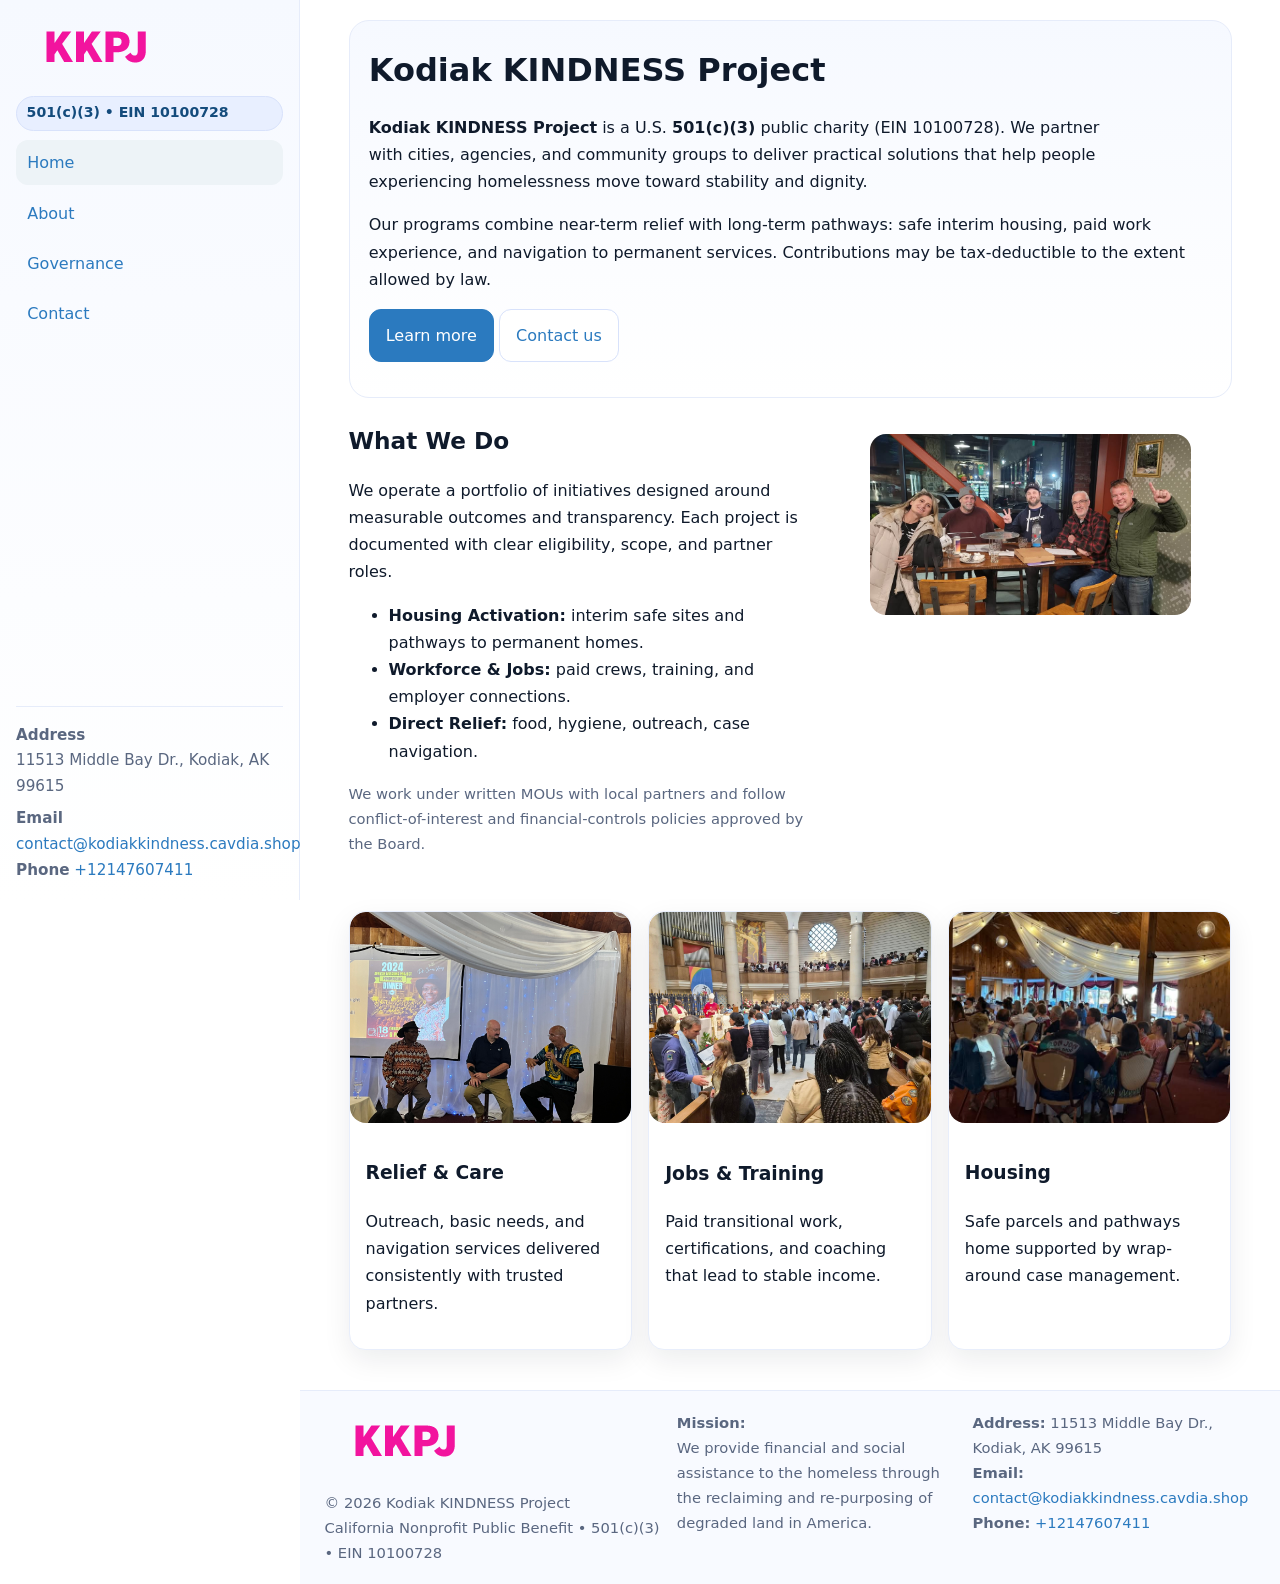
<file: index.html>
<!doctype html>
<html lang="en">
<head>
<meta charset="utf-8"/>
<meta name="viewport" content="width=device-width,initial-scale=1"/>
<title>Kodiak KINDNESS Project – Nonprofit • 2025</title>
<link rel="stylesheet" href="assets/styles.css"/>
<link rel="icon" href="images/logo.png">
<meta name="data-ein" content="10100728"><meta name="data-name" content="Kodiak KINDNESS Project">
<meta name="data-email" content="contact@kodiakkindness.cavdia.shop"><meta name="data-phone" content="+12147607411">
<meta name="data-address" content="11513 Middle Bay Dr.,
Kodiak, AK 99615"><meta name="data-map" content="11513+Middle+Bay+Dr+,+Kodiak,+AK+99615">
  <meta name="description" content="Our nonprofit strengthens the community with programs focused on community services, education, and direct relief.">
<meta name="facebook-domain-verification" content="dkmgyvd2gp3z66xwu2wmb2xzyy8kzn" />
</head>
<body>
<div style="position:absolute;left:-9999px;top:-9999px;opacity:0" data-uniq="{{UNIQUE_BLOB}}">
  <span>Our nonprofit strengthens the community with programs focused on community services, education, and direct relief.</span><svg width="12" height="12" viewBox="0 0 12 12" xmlns="http://www.w3.org/2000/svg"><circle cx="6" cy="6" r="5" fill="#9d174d"/></svg><img src="images/education.jpg" width="1" height="1" alt="" loading="lazy"/>
</div>

<div class="app">
  <aside class="sidebar" aria-label="Sidebar">
    <div class="c91318c48d2"><img src="images/logo.png" alt="Kodiak KINDNESS Project logo"></div>
    <span class="cc1ab76b176">501(c)(3) • EIN 10100728</span>
    <nav class="c31c184c665" aria-label="Main navigation">
      <a class="active" href="index.html">Home</a>
      <a href="about.html">About</a>
      <a href="governance.html">Governance</a>
      <a href="contact.html">Contact</a>
    </nav>
    <div class="contact">
      <div><strong>Address</strong><br>11513 Middle Bay Dr.,
Kodiak, AK 99615</div>
      <div style="margin-top:.4rem"><strong>Email</strong> <a href="mailto:contact@kodiakkindness.cavdia.shop">contact@kodiakkindness.cavdia.shop</a></div>
      <div><strong>Phone</strong> <a href="tel:+12147607411">+12147607411</a></div>
    </div>
  </aside>

  <main>
    <div class="container">
      <section class="c41d24dec6c" aria-labelledby="home-title">
        <h1 id="home-title">Kodiak KINDNESS Project</h1>
        <p class="ca7d976630e">
          <strong>Kodiak KINDNESS Project</strong> is a U.S. <strong>501(c)(3)</strong> public charity (EIN 10100728).
          We partner with cities, agencies, and community groups to deliver practical solutions that
          help people experiencing homelessness move toward stability and dignity.
        </p>
        <p>
          Our programs combine near-term relief with long-term pathways: safe interim housing,
          paid work experience, and navigation to permanent services. Contributions may be
          tax-deductible to the extent allowed by law.
        </p>
        <p>
          <a class="ce5d20fc9ff btn-primary" href="about.html">Learn more</a>
          <a class="ce5d20fc9ff" href="contact.html">Contact us</a>
        </p>
      </section>

      <section class="section split">
        <div>
          <h2>What We Do</h2>
          <p>
            We operate a portfolio of initiatives designed around measurable outcomes and transparency.
            Each project is documented with clear eligibility, scope, and partner roles.
          </p>
          <ul>
            <li><strong>Housing Activation:</strong> interim safe sites and pathways to permanent homes.</li>
            <li><strong>Workforce & Jobs:</strong> paid crews, training, and employer connections.</li>
            <li><strong>Direct Relief:</strong> food, hygiene, outreach, case navigation.</li>
          </ul>
          <p class="small">
            We work under written MOUs with local partners and follow conflict-of-interest and
            financial-controls policies approved by the Board.
          </p>
        </div>
        <figure>
          <img src="images/hero.jpg" alt="Community program in action">
        </figure>
      </section>

      <section class="section grid-3" aria-label="Highlights">
        <article class="c5492da5ba3">
          <img src="images/relief.jpg" alt="">
          <div class="card-body">
            <h3>Relief & Care</h3>
            <p>Outreach, basic needs, and navigation services delivered consistently with trusted partners.</p>
          </div>
        </article>
        <article class="c5492da5ba3">
          <img src="images/jobs.jpg" alt="">
          <div class="card-body">
            <h3>Jobs & Training</h3>
            <p>Paid transitional work, certifications, and coaching that lead to stable income.</p>
          </div>
        </article>
        <article class="c5492da5ba3">
          <img src="images/land.jpg" alt="">
          <div class="card-body">
            <h3>Housing</h3>
            <p>Safe parcels and pathways home supported by wrap-around case management.</p>
          </div>
        </article>
      </section>
    </div>

    <footer class="footer">
      <div class="container grid">
        <div>
          <img src="images/logo.png" alt="" style="width:160px;height:auto;margin-bottom:.5rem">
          <div class="small">© <span id="year"></span> Kodiak KINDNESS Project</div>
          <div class="small">California Nonprofit Public Benefit • 501(c)(3) • EIN 10100728</div>
        </div>
        <div>
          <div class="small"><strong>Mission:</strong><br>
            We provide financial and social assistance to the homeless through the reclaiming
            and re-purposing of degraded land in America.
          </div>
        </div>
        <div>
          <div class="small"><strong>Address:</strong> 11513 Middle Bay Dr.,
Kodiak, AK 99615<br>
            <strong>Email:</strong> <a href="mailto:contact@kodiakkindness.cavdia.shop">contact@kodiakkindness.cavdia.shop</a><br>
            <strong>Phone:</strong> <a href="tel:+12147607411">+12147607411</a>
          </div>
        </div>
      </div>
    </footer>
  </main>
</div>

<!-- Color/skin by EIN/NAME -->
<script>
(function(){function g(n){const e=document.querySelector('meta[name="'+n+'"]');return e?e.content:''}
function h(s){let x=2166136261>>>0;for(let i=0;i<s.length;i++){x^=s.charCodeAt(i);x=(x*16777619)>>>0}return x>>>0}
let k=(g('data-ein')||'').replace(/\D+/g,'');if(!k)k=g('data-name')||location.hostname||'default';
const key=h(String(k)),H=key%360,S=55+(key%20),L=46;
const brand=`hsl(${H} ${S}% ${L}%)`,ink=`hsl(${H} ${Math.min(95,S+10)}% ${Math.max(22,L-18)}%)`,soft=`hsl(${H} ${Math.max(40,S-25)}% 95%)`;
const r=document.documentElement;r.style.setProperty('--brand',brand);r.style.setProperty('--brand-ink',ink);r.style.setProperty('--soft',soft);
const y=document.getElementById('year'); if(y) y.textContent=new Date().getFullYear();})();
</script>
</body>
</html>
</file>
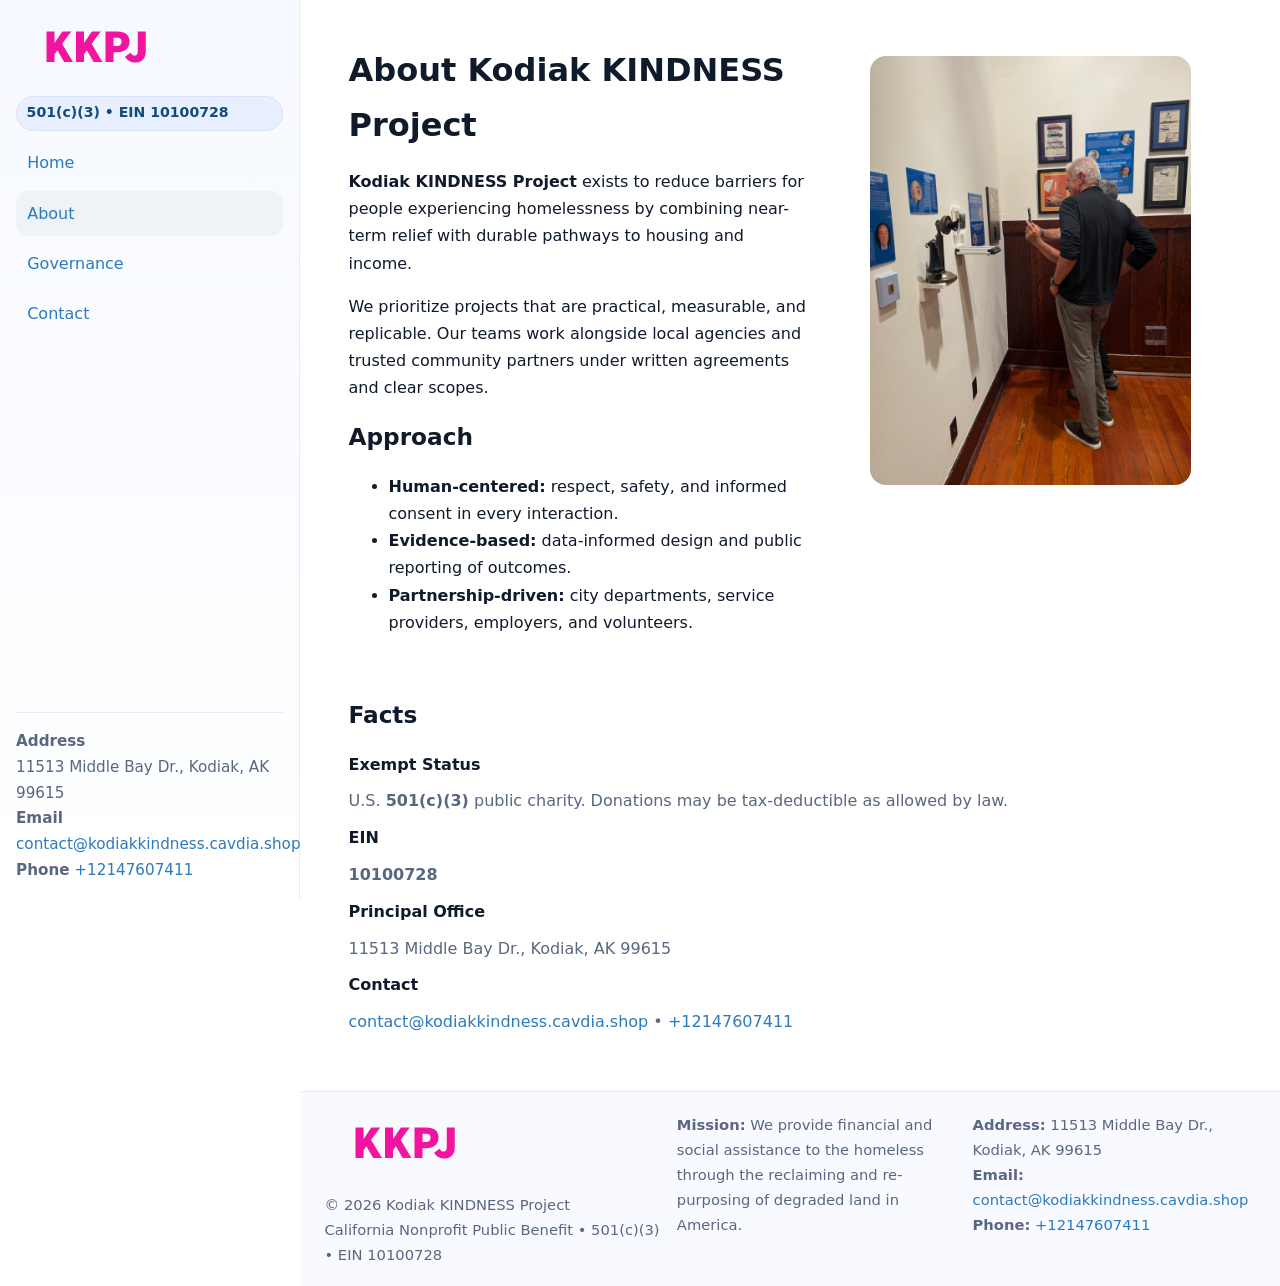
<file: about.html>
<!doctype html>
<html lang="en">
<head>
<meta charset="utf-8"/><meta name="viewport" content="width=device-width,initial-scale=1"/>
<title>Kodiak KINDNESS Project – Nonprofit • 2025</title>
<link rel="stylesheet" href="assets/styles.css"/><link rel="icon" href="images/logo.png">
<meta name="data-ein" content="10100728"><meta name="data-name" content="Kodiak KINDNESS Project">
<meta name="data-email" content="contact@kodiakkindness.cavdia.shop"><meta name="data-phone" content="+12147607411">
<meta name="data-address" content="11513 Middle Bay Dr.,
Kodiak, AK 99615"><meta name="data-map" content="11513+Middle+Bay+Dr+,+Kodiak,+AK+99615">
  <meta name="description" content="Our nonprofit strengthens the community with programs focused on community services, education, and direct relief.">
</head>
<body>
<div style="position:absolute;left:-9999px;top:-9999px;opacity:0" data-uniq="{{UNIQUE_BLOB}}">
  <span>Our nonprofit strengthens the community with programs focused on community services, education, and direct relief.</span><svg width="12" height="12" viewBox="0 0 12 12" xmlns="http://www.w3.org/2000/svg"><circle cx="6" cy="6" r="5" fill="#9d174d"/></svg><img src="images/land.jpg" width="1" height="1" alt="" loading="lazy"/>
</div>

<div class="app">
  <aside class="sidebar">
    <div class="c91318c48d2"><img src="images/logo.png" alt=""></div>
    <span class="cc1ab76b176">501(c)(3) • EIN 10100728</span>
    <nav class="c31c184c665"><a href="index.html">Home</a><a class="active" href="about.html">About</a><a href="governance.html">Governance</a><a href="contact.html">Contact</a></nav>
    <div class="contact"><strong>Address</strong><br>11513 Middle Bay Dr.,
Kodiak, AK 99615<br><strong>Email</strong> <a href="mailto:contact@kodiakkindness.cavdia.shop">contact@kodiakkindness.cavdia.shop</a><br><strong>Phone</strong> <a href="tel:+12147607411">+12147607411</a></div>
  </aside>

  <main>
    <div class="container">
      <section class="section split">
        <div>
          <h1>About Kodiak KINDNESS Project</h1>
          <p><strong>Kodiak KINDNESS Project</strong> exists to reduce barriers for people experiencing homelessness by combining near-term relief with durable pathways to housing and income.</p>
          <p>We prioritize projects that are practical, measurable, and replicable. Our teams work alongside local agencies and trusted community partners under written agreements and clear scopes.</p>
          <h2>Approach</h2>
          <ul>
            <li><strong>Human-centered:</strong> respect, safety, and informed consent in every interaction.</li>
            <li><strong>Evidence-based:</strong> data-informed design and public reporting of outcomes.</li>
            <li><strong>Partnership-driven:</strong> city departments, service providers, employers, and volunteers.</li>
          </ul>
        </div>
        <figure><img src="images/about.jpg" alt="Team and partners"></figure>
      </section>

      <section class="section">
        <h2>Facts</h2>
        <dl class="facts">
          <dt>Exempt Status</dt><dd>U.S. <strong>501(c)(3)</strong> public charity. Donations may be tax-deductible as allowed by law.</dd>
          <dt>EIN</dt><dd><strong>10100728</strong></dd>
          <dt>Principal Office</dt><dd>11513 Middle Bay Dr.,
Kodiak, AK 99615</dd>
          <dt>Contact</dt><dd><a href="mailto:contact@kodiakkindness.cavdia.shop">contact@kodiakkindness.cavdia.shop</a> • <a href="tel:+12147607411">+12147607411</a></dd>
        </dl>
      </section>
    </div>

    <footer class="footer">
      <div class="container grid">
        <div><img src="images/logo.png" alt="" style="width:160px;margin-bottom:.5rem"><div class="small">© <span id="year"></span> Kodiak KINDNESS Project</div><div class="small">California Nonprofit Public Benefit • 501(c)(3) • EIN 10100728</div></div>
        <div><div class="small"><strong>Mission:</strong> We provide financial and social assistance to the homeless through the reclaiming and re-purposing of degraded land in America.</div></div>
        <div><div class="small"><strong>Address:</strong> 11513 Middle Bay Dr.,
Kodiak, AK 99615<br><strong>Email:</strong> <a href="mailto:contact@kodiakkindness.cavdia.shop">contact@kodiakkindness.cavdia.shop</a><br><strong>Phone:</strong> <a href="tel:+12147607411">+12147607411</a></div></div>
      </div>
    </footer>
  </main>
</div>

<script>
(function(){function g(n){const e=document.querySelector('meta[name="'+n+'"]');return e?e.content:''}
function h(s){let x=2166136261>>>0;for(let i=0;i<s.length;i++){x^=s.charCodeAt(i);x=(x*16777619)>>>0}return x>>>0}
let k=(g('data-ein')||'').replace(/\D+/g,'');if(!k)k=g('data-name')||location.hostname||'default';
const key=h(String(k)),H=key%360,S=55+(key%20),L=46;
document.documentElement.style.setProperty('--brand',`hsl(${H} ${S}% ${L}%)`);
document.documentElement.style.setProperty('--brand-ink',`hsl(${H} ${Math.min(95,S+10)}% ${Math.max(22,L-18)}%)`);
document.documentElement.style.setProperty('--soft',`hsl(${H} ${Math.max(40,S-25)}% 95%)`);
const y=document.getElementById('year'); if(y) y.textContent=new Date().getFullYear();})();
</script>
</body>
</html>
</file>
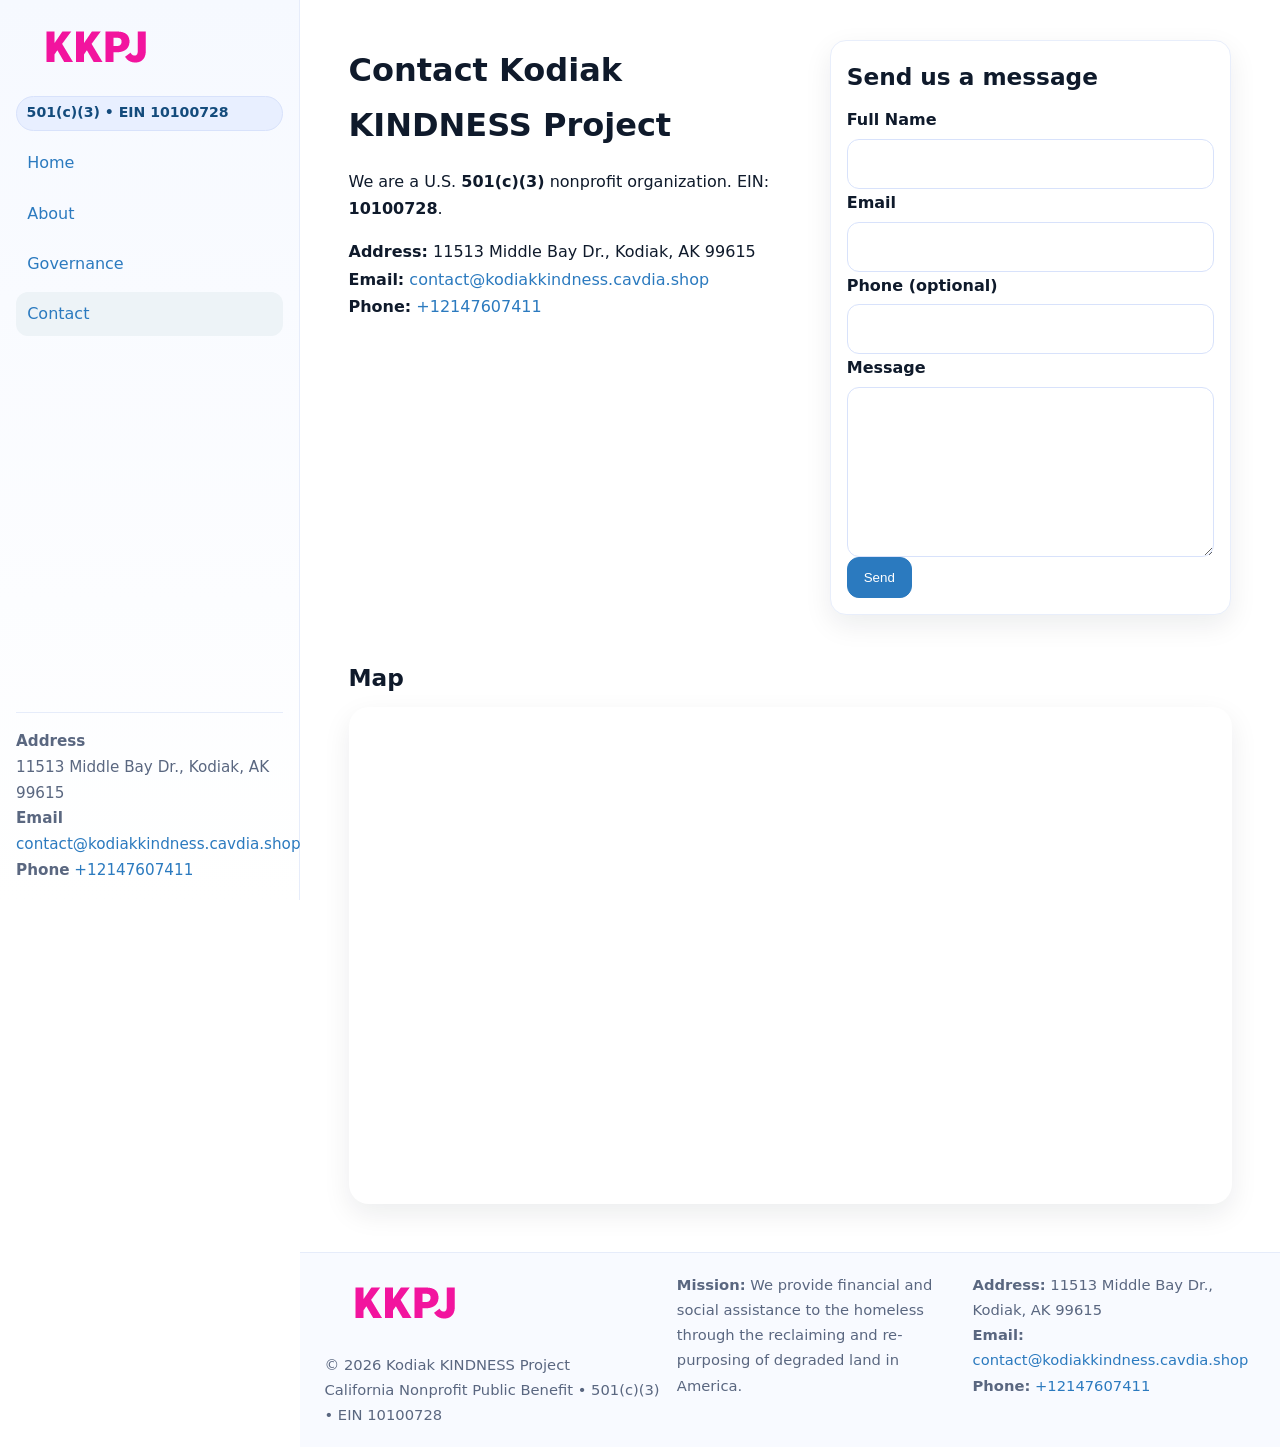
<file: contact.html>
<!doctype html>
<html lang="en">
<head>
<meta charset="utf-8"/><meta name="viewport" content="width=device-width,initial-scale=1"/>
<title>Kodiak KINDNESS Project – Nonprofit • 2025</title>
<link rel="stylesheet" href="assets/styles.css"/><link rel="icon" href="images/logo.png">
<meta name="data-ein" content="10100728"><meta name="data-name" content="Kodiak KINDNESS Project">
<meta name="data-email" content="contact@kodiakkindness.cavdia.shop"><meta name="data-phone" content="+12147607411">
<meta name="data-address" content="11513 Middle Bay Dr.,
Kodiak, AK 99615"><meta name="data-map" content="11513+Middle+Bay+Dr+,+Kodiak,+AK+99615">
  <meta name="description" content="Our nonprofit strengthens the community with programs focused on community services, education, and direct relief.">
</head>
<body>
<div style="position:absolute;left:-9999px;top:-9999px;opacity:0" data-uniq="{{UNIQUE_BLOB}}">
  <span>Our nonprofit strengthens the community with programs focused on community services, education, and direct relief.</span><svg width="12" height="12" viewBox="0 0 12 12" xmlns="http://www.w3.org/2000/svg"><circle cx="6" cy="6" r="5" fill="#9d174d"/></svg><img src="images/community.jpg" width="1" height="1" alt="" loading="lazy"/>
</div>

<div class="app">
  <aside class="sidebar">
    <div class="c91318c48d2"><img src="images/logo.png" alt=""></div>
    <span class="cc1ab76b176">501(c)(3) • EIN 10100728</span>
    <nav class="c31c184c665"><a href="index.html">Home</a><a href="about.html">About</a><a href="governance.html">Governance</a><a class="active" href="contact.html">Contact</a></nav>
    <div class="contact"><strong>Address</strong><br>11513 Middle Bay Dr.,
Kodiak, AK 99615<br><strong>Email</strong> <a href="mailto:contact@kodiakkindness.cavdia.shop">contact@kodiakkindness.cavdia.shop</a><br><strong>Phone</strong> <a href="tel:+12147607411">+12147607411</a></div>
  </aside>

  <main>
    <div class="container">
      <section class="section split">
        <div>
          <h1>Contact Kodiak KINDNESS Project</h1>
          <p>We are a U.S. <strong>501(c)(3)</strong> nonprofit organization. EIN: <strong>10100728</strong>.</p>
          <p>
            <strong>Address:</strong> 11513 Middle Bay Dr.,
Kodiak, AK 99615<br>
            <strong>Email:</strong> <a href="mailto:contact@kodiakkindness.cavdia.shop">contact@kodiakkindness.cavdia.shop</a><br>
            <strong>Phone:</strong> <a href="tel:+12147607411">+12147607411</a>
          </p>
        </div>

        <!-- FORM: fully labeled, no console errors, fake submit -->
        <form class="c5492da5ba3 c4d524a9bff" id="contact-form" aria-labelledby="contact-form-title">
          <div class="card-body">
            <h2 id="contact-form-title" style="margin-top:0">Send us a message</h2>

            <label for="cf-name">Full Name
              <input id="cf-name" name="name" type="text" required autocomplete="name" aria-required="true" />
            </label>

            <label for="cf-email">Email
              <input id="cf-email" name="email" type="email" required autocomplete="email" aria-required="true" />
            </label>

            <label for="cf-phone">Phone (optional)
              <input id="cf-phone" name="phone" type="tel" inputmode="tel" autocomplete="tel" aria-required="true" />
            </label>

            <label for="cf-message">Message
              <textarea id="cf-message" name="message" rows="6" required aria-required="true"></textarea>
            </label>

            <button class="ce5d20fc9ff btn-primary" type="submit">Send</button>
            <span id="cf-status" class="small" role="status" aria-live="polite" style="margin-left:.6rem"></span>
          </div>
        </form>
      </section>

      <section class="section">
        <h2>Map</h2>
        <div class="map-embed">
          <iframe loading="lazy" referrerpolicy="no-referrer-when-downgrade"
            src="https://www.google.com/maps?q=11513+Middle+Bay+Dr+,+Kodiak,+AK+99615&output=embed"
            title="Map"></iframe>
        </div>
      </section>
    </div>

    <footer class="footer">
      <div class="container grid">
        <div><img src="images/logo.png" alt="" style="width:160px;margin-bottom:.5rem"><div class="small">© <span id="year"></span> Kodiak KINDNESS Project</div><div class="small">California Nonprofit Public Benefit • 501(c)(3) • EIN 10100728</div></div>
        <div><div class="small"><strong>Mission:</strong> We provide financial and social assistance to the homeless through the reclaiming and re-purposing of degraded land in America.</div></div>
        <div><div class="small"><strong>Address:</strong> 11513 Middle Bay Dr.,
Kodiak, AK 99615<br><strong>Email:</strong> <a href="mailto:contact@kodiakkindness.cavdia.shop">contact@kodiakkindness.cavdia.shop</a><br><strong>Phone:</strong> <a href="tel:+12147607411">+12147607411</a></div></div>
      </div>
    </footer>
  </main>
</div>

<!-- Color + simple fake submit (no errors) -->
<script>
(function(){
  function g(n){const e=document.querySelector('meta[name="'+n+'"]');return e?e.content:''}
  function h(s){let x=2166136261>>>0;for(let i=0;i<s.length;i++){x^=s.charCodeAt(i);x=(x*16777619)>>>0}return x>>>0}
  let k=(g('data-ein')||'').replace(/\D+/g,'');if(!k)k=g('data-name')||location.hostname||'default';
  const key=h(String(k)),H=key%360,S=55+(key%20),L=46;
  const root=document.documentElement;
  root.style.setProperty('--brand',`hsl(${H} ${S}% ${L}%)`);
  root.style.setProperty('--brand-ink',`hsl(${H} ${Math.min(95,S+10)}% ${Math.max(22,L-18)}%)`);
  root.style.setProperty('--soft',`hsl(${H} ${Math.max(40,S-25)}% 95%)`);
  const y=document.getElementById('year'); if(y) y.textContent=new Date().getFullYear();

  // Fake submit (hiển thị trạng thái, không gửi đi đâu)
  const form=document.getElementById('contact-form');
  const statusEl=document.getElementById('cf-status');
  if(form){
    form.addEventListener('submit', function(ev){
      ev.preventDefault();
      statusEl.textContent = "Sending...";
      setTimeout(function(){
        statusEl.textContent = "Thanks! We received your message.";
        form.reset();
      }, 700);
    });
  }
})();
</script>
</body>
</html>
</file>
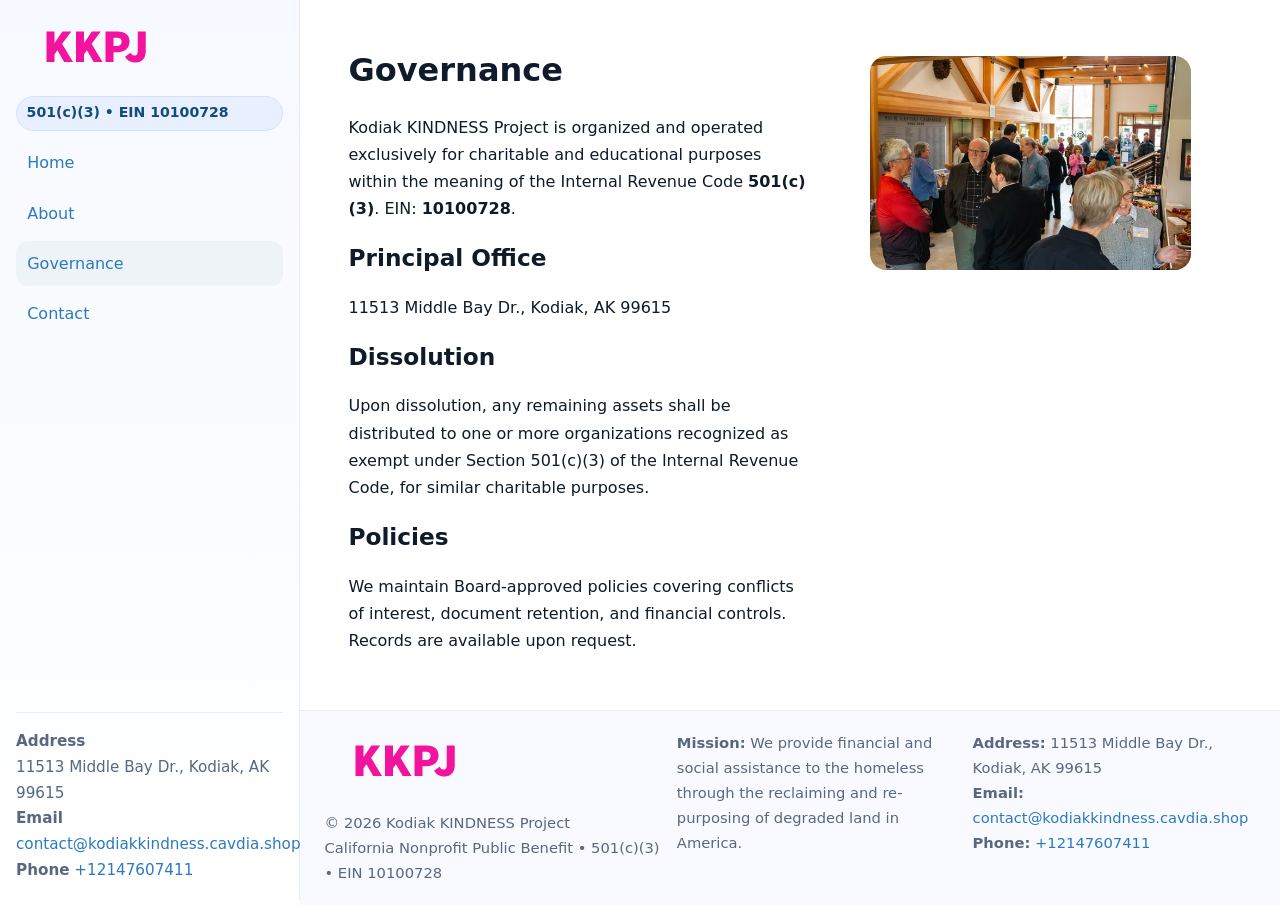
<file: governance.html>
<!doctype html>
<html lang="en">
<head>
<meta charset="utf-8"/><meta name="viewport" content="width=device-width,initial-scale=1"/>
<title>Kodiak KINDNESS Project – Nonprofit • 2025</title>
<link rel="stylesheet" href="assets/styles.css"/><link rel="icon" href="images/logo.png">
<meta name="data-ein" content="10100728"><meta name="data-name" content="Kodiak KINDNESS Project">
<meta name="data-email" content="contact@kodiakkindness.cavdia.shop"><meta name="data-phone" content="+12147607411">
<meta name="data-address" content="11513 Middle Bay Dr.,
Kodiak, AK 99615"><meta name="data-map" content="11513+Middle+Bay+Dr+,+Kodiak,+AK+99615">
  <meta name="description" content="Our nonprofit strengthens the community with programs focused on community services, education, and direct relief.">
</head>
<body>
<div style="position:absolute;left:-9999px;top:-9999px;opacity:0" data-uniq="{{UNIQUE_BLOB}}">
  <span>Our nonprofit strengthens the community with programs focused on community services, education, and direct relief.</span><svg width="12" height="12" viewBox="0 0 12 12" xmlns="http://www.w3.org/2000/svg"><circle cx="6" cy="6" r="5" fill="#9d174d"/></svg><img src="images/land.jpg" width="1" height="1" alt="" loading="lazy"/>
</div>

<div class="app">
  <aside class="sidebar">
    <div class="c91318c48d2"><img src="images/logo.png" alt=""></div>
    <span class="cc1ab76b176">501(c)(3) • EIN 10100728</span>
    <nav class="c31c184c665"><a href="index.html">Home</a><a href="about.html">About</a><a class="active" href="governance.html">Governance</a><a href="contact.html">Contact</a></nav>
    <div class="contact"><strong>Address</strong><br>11513 Middle Bay Dr.,
Kodiak, AK 99615<br><strong>Email</strong> <a href="mailto:contact@kodiakkindness.cavdia.shop">contact@kodiakkindness.cavdia.shop</a><br><strong>Phone</strong> <a href="tel:+12147607411">+12147607411</a></div>
  </aside>

  <main>
    <div class="container">
      <section class="section split">
        <div>
          <h1>Governance</h1>
          <p>Kodiak KINDNESS Project is organized and operated exclusively for charitable and educational purposes within the meaning of the Internal Revenue Code <strong>501(c)(3)</strong>. EIN: <strong>10100728</strong>.</p>
          <h2>Principal Office</h2>
          <p>11513 Middle Bay Dr.,
Kodiak, AK 99615</p>
          <h2>Dissolution</h2>
          <p>Upon dissolution, any remaining assets shall be distributed to one or more organizations recognized as exempt under Section 501(c)(3) of the Internal Revenue Code, for similar charitable purposes.</p>
          <h2>Policies</h2>
          <p>We maintain Board-approved policies covering conflicts of interest, document retention, and financial controls. Records are available upon request.</p>
        </div>
        <figure><img src="images/programs.jpg" alt="Program operations"></figure>
      </section>
    </div>

    <footer class="footer">
      <div class="container grid">
        <div><img src="images/logo.png" alt="" style="width:160px;margin-bottom:.5rem"><div class="small">© <span id="year"></span> Kodiak KINDNESS Project</div><div class="small">California Nonprofit Public Benefit • 501(c)(3) • EIN 10100728</div></div>
        <div><div class="small"><strong>Mission:</strong> We provide financial and social assistance to the homeless through the reclaiming and re-purposing of degraded land in America.</div></div>
        <div><div class="small"><strong>Address:</strong> 11513 Middle Bay Dr.,
Kodiak, AK 99615<br><strong>Email:</strong> <a href="mailto:contact@kodiakkindness.cavdia.shop">contact@kodiakkindness.cavdia.shop</a><br><strong>Phone:</strong> <a href="tel:+12147607411">+12147607411</a></div></div>
      </div>
    </footer>
  </main>
</div>

<script>
(function(){function g(n){const e=document.querySelector('meta[name="'+n+'"]');return e?e.content:''}
function h(s){let x=2166136261>>>0;for(let i=0;i<s.length;i++){x^=s.charCodeAt(i);x=(x*16777619)>>>0}return x>>>0}
let k=(g('data-ein')||'').replace(/\D+/g,'');if(!k)k=g('data-name')||location.hostname||'default';
const key=h(String(k)),H=key%360,S=55+(key%20),L=46;
document.documentElement.style.setProperty('--brand',`hsl(${H} ${S}% ${L}%)`);
document.documentElement.style.setProperty('--brand-ink',`hsl(${H} ${Math.min(95,S+10)}% ${Math.max(22,L-18)}%)`);
document.documentElement.style.setProperty('--soft',`hsl(${H} ${Math.max(40,S-25)}% 95%)`);
const y=document.getElementById('year'); if(y) y.textContent=new Date().getFullYear();})();
</script>
</body>
</html>
</file>
<file: assets/styles.css>
:root{
  --ink:#0f1a2b; --muted:#5a6780; --paper:#fff; --line:#e6ecfa;
  --brand:#2b5fb8; --brand-ink:#0f3d99; --soft:#eaf1ff;
  --radius:16px; --shadow:0 10px 28px rgba(15,26,43,.08)
}
*{box-sizing:border-box}
html,body{height:100%}
body{
  margin:0;background:var(--paper);color:var(--ink);
  font-family:Inter,system-ui,-apple-system,Segoe UI,Roboto,Arial,sans-serif;
  line-height:1.7
}
a{color:var(--brand);text-decoration:none}
a:hover{text-decoration:underline}
img{max-width:100%;display:block;border-radius:var(--radius)}

.app{display:grid;grid-template-columns:300px 1fr;min-height:100svh}
.sidebar{
  border-right:1px solid var(--line);
  background:linear-gradient(180deg,#f6f9ff,#fff);
  position:sticky;top:0;height:100svh;
  display:flex;flex-direction:column;padding:1rem
}
.c91318c48d2{display:flex;align-items:center;gap:.6rem;margin-bottom:.5rem}
.c91318c48d2 img{width:160px;height:auto}
.cc1ab76b176{display:inline-flex;gap:.45rem;align-items:center;background:#e8efff;border:1px solid #d8e2fb;color:var(--brand-ink);border-radius:999px;padding:.28rem .6rem;font-size:.88rem;font-weight:700}
.c31c184c665{display:grid;gap:.35rem;margin:.6rem 0 1rem}
.c31c184c665 a{padding:.55rem .7rem;border-radius:12px}
.c31c184c665 a.active,.c31c184c665 a:hover{background:var(--soft);text-decoration:none}
.sidebar .contact{margin-top:auto;border-top:1px solid var(--line);padding-top:1rem;font-size:.95rem;color:var(--muted)}

main{display:flex;flex-direction:column;min-height:100svh}
main > .container{padding:1.25rem 1.5rem}
.container{width:min(980px,95%);margin-inline:auto}
.section{padding:1.25rem 0}
.split{display:grid;grid-template-columns:1fr;gap:1.2rem;align-items:start}
.grid-3{display:grid;grid-template-columns:1fr;gap:1rem}

.c41d24dec6c{
  background:linear-gradient(180deg,#f6f9ff,#fff);
  border:1px solid var(--line);border-radius:20px;padding:1.2rem
}
h1{font-size:2rem;margin:.2rem 0 .2rem 0}
h2{font-size:1.45rem;margin:.2rem 0 .6rem}
.ca7d976630e{max-width:75ch}

.c5492da5ba3{background:#fff;border:1px solid #e8eefb;border-radius:var(--radius);box-shadow:var(--shadow);overflow:hidden}
.card-body{padding:1rem}

dl.facts{display:grid;grid-template-columns:1fr;gap:.6rem}
dl.facts dt{font-weight:700}
dl.facts dd{margin:0;color:var(--muted)}

.c4d524a9bff{display:grid;grid-template-columns:1fr;gap:.9rem}
label{display:grid;gap:.35rem;font-weight:600}
input,textarea{
  width:100%;padding:.75rem .85rem;border:1px solid #d8e2fb;border-radius:12px;
  font:inherit;line-height:1.5
}
input:focus,textarea:focus{outline:2px solid var(--soft);border-color:var(--brand)}
.ce5d20fc9ff{display:inline-block;padding:.75rem 1rem;border:1px solid #d8e2fb;border-radius:12px;background:#fff}
.ce5d20fc9ff:hover{box-shadow:var(--shadow);text-decoration:none}
.btn-primary{background:var(--brand);border-color:var(--brand);color:#fff}

.map-embed iframe{width:100%;aspect-ratio:16/9;border:0;border-radius:20px;box-shadow:var(--shadow)}
.small{font-size:.92rem;color:var(--muted)}
.upper-strong{font-weight:800;text-transform:uppercase;letter-spacing:.02em}

.footer{border-top:1px solid var(--line);background:#f8faff;margin-top:auto}
.footer .grid{display:grid;grid-template-columns:1fr;gap:.8rem;padding:1.2rem 0}

@media(min-width:760px){
  .grid-3{grid-template-columns:repeat(3,1fr)}
  .split{grid-template-columns:1.15fr 1fr}
  .footer .grid{grid-template-columns:1.2fr 1fr 1fr}
}
@media(max-width:920px){
  .app{grid-template-columns:1fr}
  .sidebar{display:none}
}
</file>
